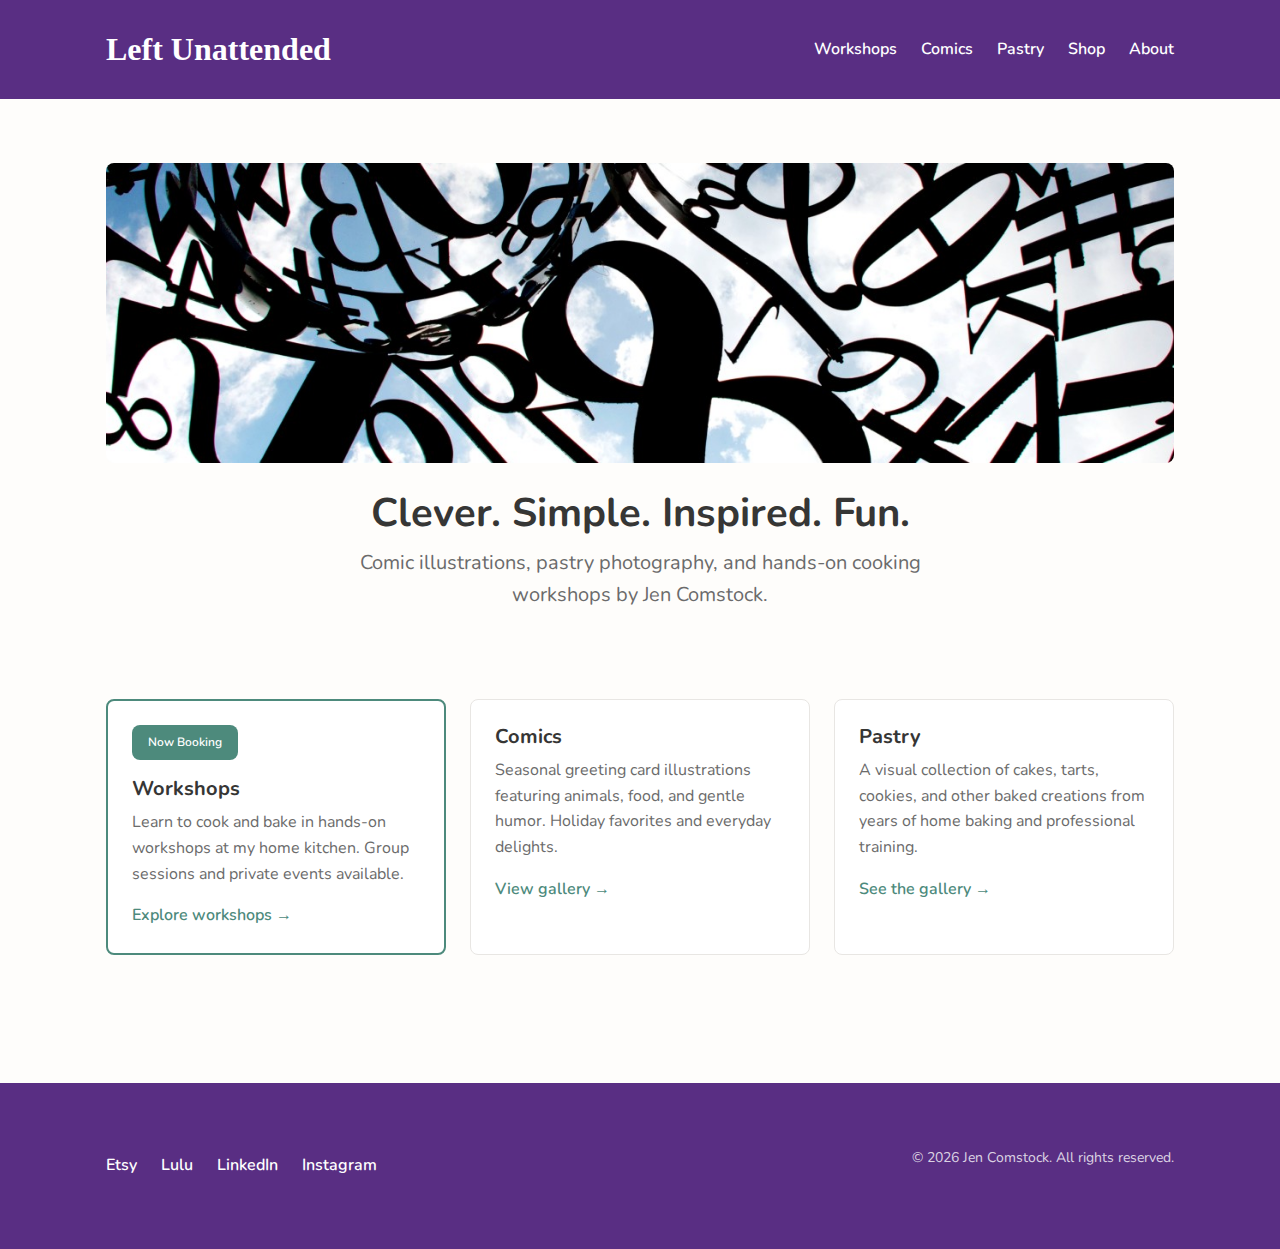
<file: index.html>
<!DOCTYPE html>
<html lang="en">
<head>
  <meta charset="UTF-8">
  <meta name="viewport" content="width=device-width, initial-scale=1.0">
  <title>Left Unattended | Jen Comstock</title>
  <meta name="description" content="Comic illustrations, pastry photography, and cooking workshops by Jen Comstock.">
  <link rel="preconnect" href="https://fonts.googleapis.com">
  <link rel="preconnect" href="https://fonts.gstatic.com" crossorigin>
  <link href="https://fonts.googleapis.com/css2?family=Nunito:wght@400;600;700&display=swap" rel="stylesheet">
  <link rel="stylesheet" href="assets/css/styles.css">
  <link rel="icon" href="favicon.svg" type="image/svg+xml">
</head>
<body>
  <!-- Header -->
  <header class="site-header">
    <div class="container">
      <a href="index.html" class="site-logo">Left Unattended</a>
      <button class="nav-toggle" aria-label="Toggle navigation" aria-expanded="false">
        <span></span>
        <span></span>
        <span></span>
      </button>
      <nav class="main-nav" role="navigation">
        <a href="workshops.html">Workshops</a>
        <a href="comics.html">Comics</a>
        <a href="pastry.html">Pastry</a>
        <a href="shop.html">Shop</a>
        <a href="about.html">About</a>
      </nav>
    </div>
  </header>

  <!-- Main Content -->
  <main>
    <!-- Hero -->
    <section class="hero">
      <div class="container">
        <img src="assets/images/headers/Home-header.jpeg" alt="Jen baking in the kitchen" class="hero-image">
        <h1 class="hero-tagline">Clever. Simple. Inspired. Fun.</h1>
        <p class="hero-subtitle">Comic illustrations, pastry photography, and hands-on cooking workshops by Jen Comstock.</p>
      </div>
    </section>

    <!-- Section Cards -->
    <section class="section">
      <div class="container">
        <div class="card-grid">
          <!-- Workshops (Featured) -->
          <article class="card card-featured">
            <span class="card-badge">Now Booking</span>
            <h2 class="card-title">Workshops</h2>
            <p class="card-description">Learn to cook and bake in hands-on workshops at my home kitchen. Group sessions and private events available.</p>
            <a href="workshops.html" class="card-link">Explore workshops &rarr;</a>
          </article>

          <!-- Comics -->
          <article class="card">
            <h2 class="card-title">Comics</h2>
            <p class="card-description">Seasonal greeting card illustrations featuring animals, food, and gentle humor. Holiday favorites and everyday delights.</p>
            <a href="comics.html" class="card-link">View gallery &rarr;</a>
          </article>

          <!-- Pastry -->
          <article class="card">
            <h2 class="card-title">Pastry</h2>
            <p class="card-description">A visual collection of cakes, tarts, cookies, and other baked creations from years of home baking and professional training.</p>
            <a href="pastry.html" class="card-link">See the gallery &rarr;</a>
          </article>
        </div>
      </div>
    </section>
  </main>

  <!-- Footer -->
  <footer class="site-footer">
    <div class="container">
      <div class="footer-content">
        <nav class="footer-links">
          <a href="https://www.etsy.com/shop/LeftUnattendedComics" target="_blank" rel="noopener">Etsy</a>
          <a href="https://www.lulu.com/spotlight/leftunattended" target="_blank" rel="noopener">Lulu</a>
          <a href="https://www.linkedin.com/in/jencomstock/" target="_blank" rel="noopener">LinkedIn</a>
          <a href="https://www.instagram.com/jensdigz/" target="_blank" rel="noopener">Instagram</a>
        </nav>
        <p class="footer-copyright">&copy; 2026 Jen Comstock. All rights reserved.</p>
      </div>
    </div>
  </footer>

  <script src="assets/js/main.js"></script>
</body>
</html>
</file>
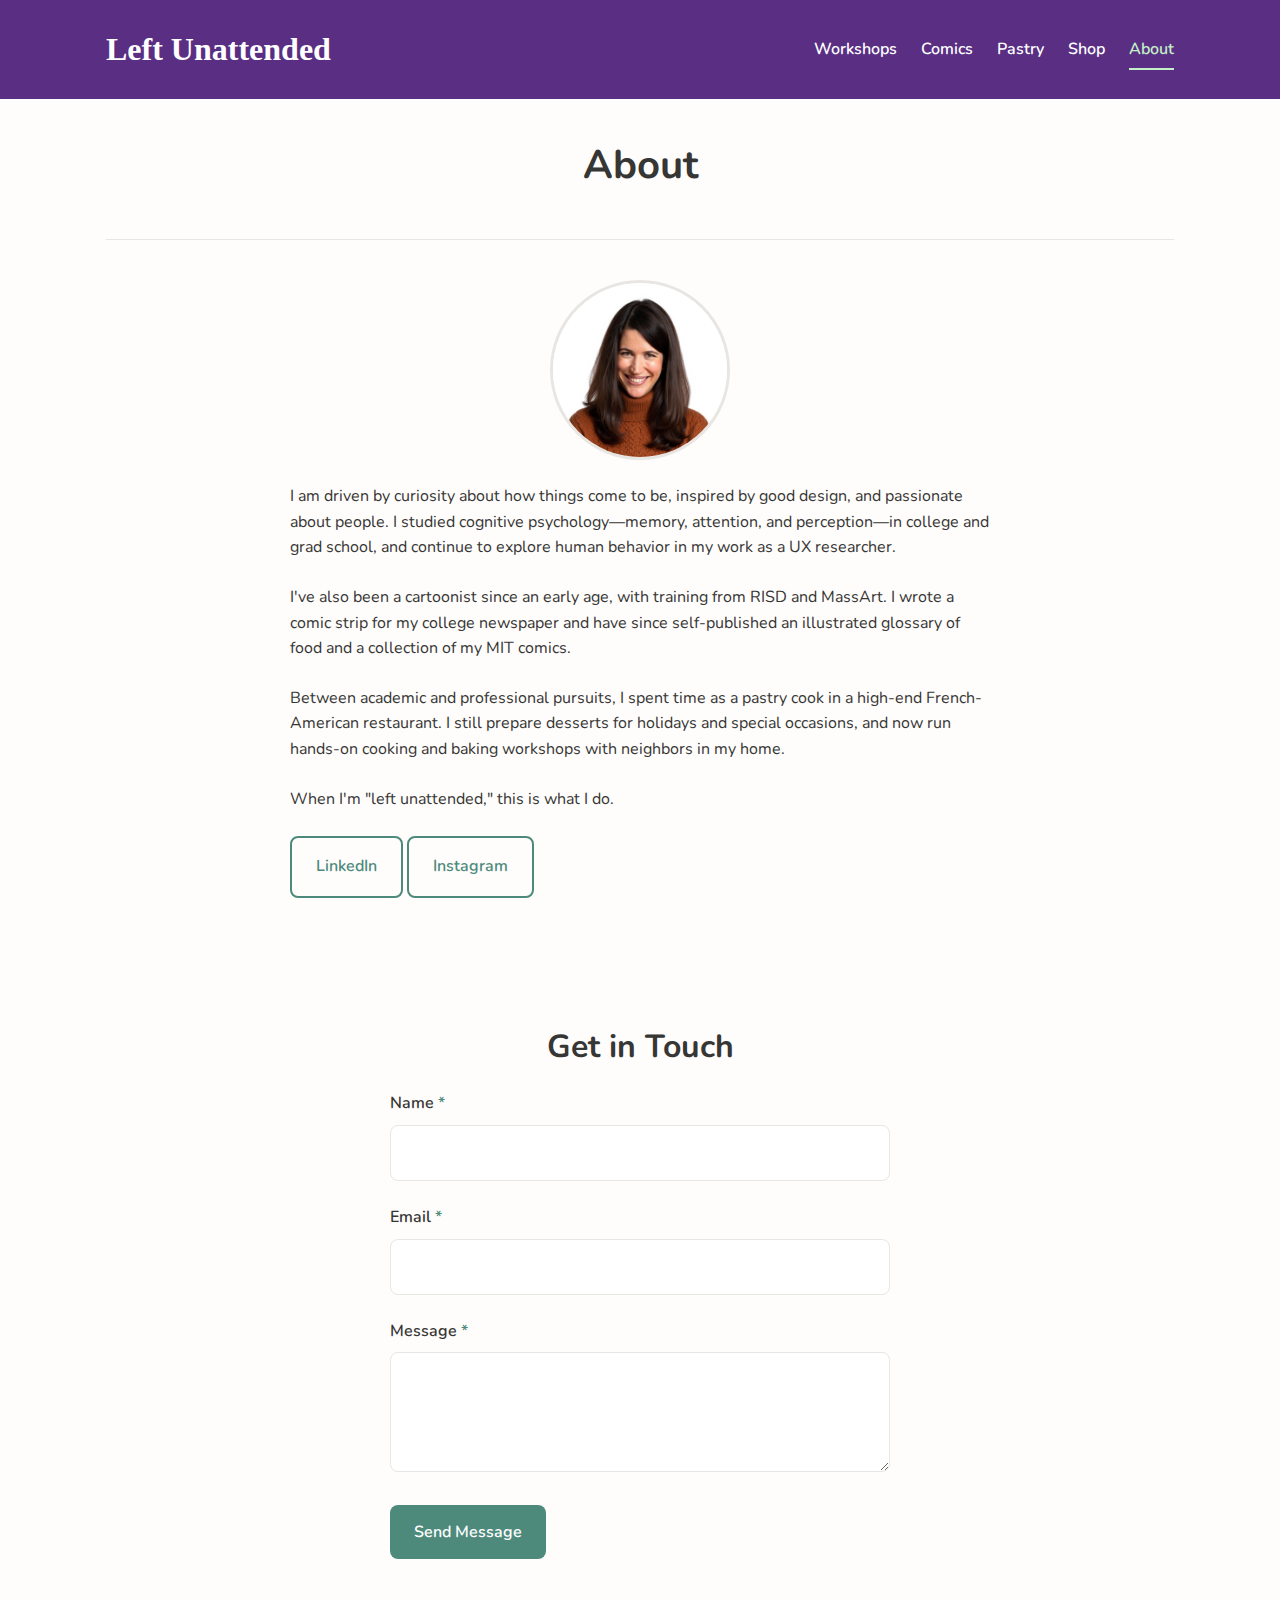
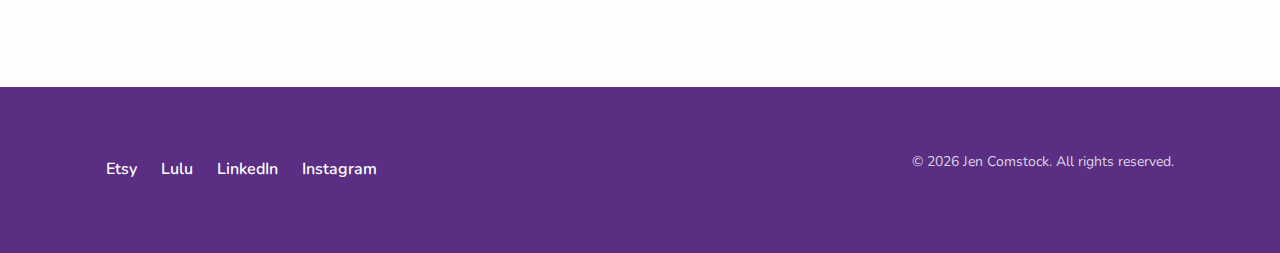
<file: about.html>
<!DOCTYPE html>
<html lang="en">
<head>
  <meta charset="UTF-8">
  <meta name="viewport" content="width=device-width, initial-scale=1.0">
  <title>About | Left Unattended</title>
  <meta name="description" content="About Jen Comstock - UX researcher, cartoonist, and pastry enthusiast.">
  <link rel="preconnect" href="https://fonts.googleapis.com">
  <link rel="preconnect" href="https://fonts.gstatic.com" crossorigin>
  <link href="https://fonts.googleapis.com/css2?family=Nunito:wght@400;600;700&display=swap" rel="stylesheet">
  <link rel="stylesheet" href="assets/css/styles.css">
</head>
<body>
  <!-- Header -->
  <header class="site-header">
    <div class="container">
      <a href="index.html" class="site-logo">Left Unattended</a>
      <button class="nav-toggle" aria-label="Toggle navigation" aria-expanded="false">
        <span></span>
        <span></span>
        <span></span>
      </button>
      <nav class="main-nav" role="navigation">
        <a href="workshops.html">Workshops</a>
        <a href="comics.html">Comics</a>
        <a href="pastry.html">Pastry</a>
        <a href="shop.html">Shop</a>
        <a href="about.html" class="active">About</a>
      </nav>
    </div>
  </header>

  <!-- Main Content -->
  <main>
    <div class="container">
      <!-- Page Header -->
      <header class="page-header">
        <h1>About</h1>
      </header>

      <!-- Bio Section -->
      <section class="bio-section">
        <img src="assets/images/misc/JC_Headshot.jpeg" alt="Jen Comstock" class="bio-headshot">
        <p>I am driven by curiosity about how things come to be, inspired by good design, and passionate about people. I studied cognitive psychology—memory, attention, and perception—in college and grad school, and continue to explore human behavior in my work as a UX researcher.</p>

        <p>I've also been a cartoonist since an early age, with training from RISD and MassArt. I wrote a comic strip for my college newspaper and have since self-published an illustrated glossary of food and a collection of my MIT comics.</p>

        <p>Between academic and professional pursuits, I spent time as a pastry cook in a high-end French-American restaurant. I still prepare desserts for holidays and special occasions, and now run hands-on cooking and baking workshops with neighbors in my home.</p>

        <p>When I'm "left unattended," this is what I do.</p>

        <p class="mt-md">
          <a href="https://www.linkedin.com/in/jencomstock/" target="_blank" rel="noopener" class="btn btn-secondary">LinkedIn</a>
          <a href="https://www.instagram.com/jensdigz/" target="_blank" rel="noopener" class="btn btn-secondary">Instagram</a>
        </p>
      </section>

      <!-- Contact Form -->
      <section class="section" id="contact">
        <h2 class="text-center mb-md">Get in Touch</h2>
        <form action="https://formsubmit.co/jennifer.dimase@gmail.com" method="POST" style="max-width: 500px; margin: 0 auto;">
          <!-- Honeypot field for spam protection -->
          <input type="text" name="_honey" style="display:none">
          <!-- Disable captcha -->
          <input type="hidden" name="_captcha" value="false">

          <div class="form-group">
            <label for="contact-name" class="form-label">Name <span class="form-required">*</span></label>
            <input type="text" id="contact-name" name="name" class="form-input" required>
          </div>

          <div class="form-group">
            <label for="contact-email" class="form-label">Email <span class="form-required">*</span></label>
            <input type="email" id="contact-email" name="email" class="form-input" required>
          </div>

          <div class="form-group">
            <label for="contact-message" class="form-label">Message <span class="form-required">*</span></label>
            <textarea id="contact-message" name="message" class="form-textarea" required></textarea>
          </div>

          <button type="submit" class="btn btn-primary">Send Message</button>
        </form>
      </section>
    </div>
  </main>

  <!-- Footer -->
  <footer class="site-footer">
    <div class="container">
      <div class="footer-content">
        <nav class="footer-links">
          <a href="https://www.etsy.com/shop/LeftUnattendedComics" target="_blank" rel="noopener">Etsy</a>
          <a href="https://www.lulu.com/spotlight/leftunattended" target="_blank" rel="noopener">Lulu</a>
          <a href="https://www.linkedin.com/in/jencomstock/" target="_blank" rel="noopener">LinkedIn</a>
          <a href="https://www.instagram.com/jensdigz/" target="_blank" rel="noopener">Instagram</a>
        </nav>
        <p class="footer-copyright">&copy; 2026 Jen Comstock. All rights reserved.</p>
      </div>
    </div>
  </footer>

  <script src="assets/js/main.js"></script>
</body>
</html>
</file>
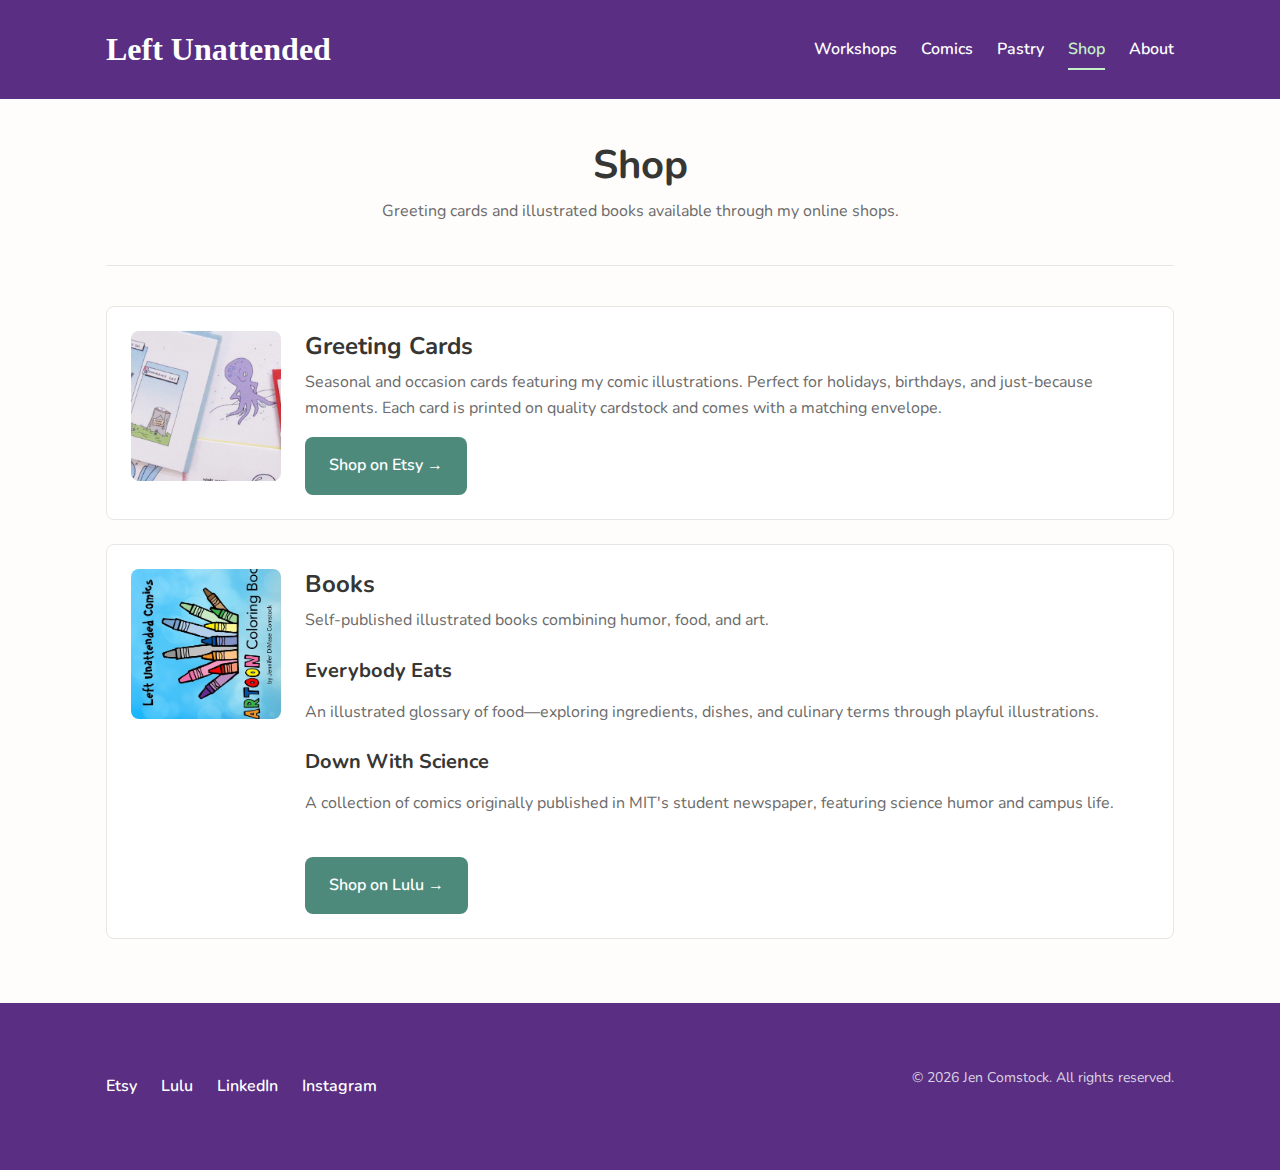
<file: shop.html>
<!DOCTYPE html>
<html lang="en">
<head>
  <meta charset="UTF-8">
  <meta name="viewport" content="width=device-width, initial-scale=1.0">
  <title>Shop | Left Unattended</title>
  <meta name="description" content="Shop greeting cards on Etsy and illustrated books on Lulu.">
  <link rel="preconnect" href="https://fonts.googleapis.com">
  <link rel="preconnect" href="https://fonts.gstatic.com" crossorigin>
  <link href="https://fonts.googleapis.com/css2?family=Nunito:wght@400;600;700&display=swap" rel="stylesheet">
  <link rel="stylesheet" href="assets/css/styles.css">
  <link rel="icon" href="favicon.svg" type="image/svg+xml">
</head>
<body>
  <!-- Header -->
  <header class="site-header">
    <div class="container">
      <a href="index.html" class="site-logo">Left Unattended</a>
      <button class="nav-toggle" aria-label="Toggle navigation" aria-expanded="false">
        <span></span>
        <span></span>
        <span></span>
      </button>
      <nav class="main-nav" role="navigation">
        <a href="workshops.html">Workshops</a>
        <a href="comics.html">Comics</a>
        <a href="pastry.html">Pastry</a>
        <a href="shop.html" class="active">Shop</a>
        <a href="about.html">About</a>
      </nav>
    </div>
  </header>

  <!-- Main Content -->
  <main>
    <div class="container">
      <!-- Page Header -->
      <header class="page-header">
        <h1>Shop</h1>
        <p>Greeting cards and illustrated books available through my online shops.</p>
      </header>

      <!-- Greeting Cards Section -->
      <section class="shop-section">
        <img src="assets/images/misc/Comics_Etsy_Thumb.png" alt="Comic greeting cards" class="shop-thumbnail">
        <div class="shop-info">
          <h3>Greeting Cards</h3>
          <p>Seasonal and occasion cards featuring my comic illustrations. Perfect for holidays, birthdays, and just-because moments. Each card is printed on quality cardstock and comes with a matching envelope.</p>
          <a href="https://www.etsy.com/shop/LeftUnattendedComics" target="_blank" rel="noopener" class="btn btn-primary">Shop on Etsy &rarr;</a>
        </div>
      </section>

      <!-- Books Section -->
      <section class="shop-section">
        <img src="assets/images/misc/Coloring Book.jpg" alt="Left Unattended Coloring Book" class="shop-thumbnail">
        <div class="shop-info">
          <h3>Books</h3>
          <p>Self-published illustrated books combining humor, food, and art.</p>

          <div class="mt-md">
            <h4>Everybody Eats</h4>
            <p>An illustrated glossary of food—exploring ingredients, dishes, and culinary terms through playful illustrations.</p>
          </div>

          <div class="mt-md">
            <h4>Down With Science</h4>
            <p>A collection of comics originally published in MIT's student newspaper, featuring science humor and campus life.</p>
          </div>

          <a href="https://www.lulu.com/spotlight/leftunattended" target="_blank" rel="noopener" class="btn btn-primary mt-md">Shop on Lulu &rarr;</a>
        </div>
      </section>
    </div>
  </main>

  <!-- Footer -->
  <footer class="site-footer">
    <div class="container">
      <div class="footer-content">
        <nav class="footer-links">
          <a href="https://www.etsy.com/shop/LeftUnattendedComics" target="_blank" rel="noopener">Etsy</a>
          <a href="https://www.lulu.com/spotlight/leftunattended" target="_blank" rel="noopener">Lulu</a>
          <a href="https://www.linkedin.com/in/jencomstock/" target="_blank" rel="noopener">LinkedIn</a>
          <a href="https://www.instagram.com/jensdigz/" target="_blank" rel="noopener">Instagram</a>
        </nav>
        <p class="footer-copyright">&copy; 2026 Jen Comstock. All rights reserved.</p>
      </div>
    </div>
  </footer>

  <script src="assets/js/main.js"></script>
</body>
</html>
</file>
<file: assets/css/styles.css>
/* ========================================
   Left Unattended - Main Stylesheet
   ======================================== */

/* ----------------------------------------
   CSS Custom Properties (Design Tokens)
   ---------------------------------------- */
:root {
  /* Colors - Purple & Green palette */
  --color-bg: #FEFDFB;
  --color-text: #363635;
  --color-text-secondary: #6B6B6B;
  --color-accent: #4d8a7c;
  --color-accent-hover: #3a6b5f;
  --color-border: #E8E6E3;
  --color-card-bg: #FFFFFF;
  --color-header-bg: #592e83;
  --color-header-text: #FFFFFF;
  --color-header-hover: #c4f0c8;

  /* Typography */
  --font-family: 'Nunito', -apple-system, BlinkMacSystemFont, sans-serif;
  --font-size-base: 16px;
  --line-height: 1.6;

  /* Spacing */
  --spacing-xs: 0.5rem;
  --spacing-sm: 1rem;
  --spacing-md: 1.5rem;
  --spacing-lg: 2.5rem;
  --spacing-xl: 4rem;

  /* Layout */
  --max-width: 1100px;
  --border-radius: 8px;
  --transition: 0.2s ease;
}

/* ----------------------------------------
   Reset & Base
   ---------------------------------------- */
*,
*::before,
*::after {
  box-sizing: border-box;
}

html {
  font-size: var(--font-size-base);
  -webkit-text-size-adjust: 100%;
}

body {
  margin: 0;
  padding: 0;
  font-family: var(--font-family);
  font-size: 1rem;
  line-height: var(--line-height);
  color: var(--color-text);
  background-color: var(--color-bg);
}

img {
  max-width: 100%;
  height: auto;
  display: block;
}

a {
  color: var(--color-accent);
  text-decoration: none;
  transition: color var(--transition);
}

a:hover {
  color: var(--color-accent-hover);
}

h1, h2, h3, h4, h5, h6 {
  margin: 0 0 var(--spacing-sm);
  font-weight: 700;
  line-height: 1.3;
}

h1 { font-size: 2.5rem; }
h2 { font-size: 2rem; }
h3 { font-size: 1.5rem; }
h4 { font-size: 1.25rem; }

p {
  margin: 0 0 var(--spacing-sm);
}

ul, ol {
  margin: 0 0 var(--spacing-sm);
  padding-left: var(--spacing-md);
}

/* ----------------------------------------
   Layout
   ---------------------------------------- */
.container {
  width: 100%;
  max-width: var(--max-width);
  margin: 0 auto;
  padding: 0 var(--spacing-sm);
}

.section {
  padding: var(--spacing-xl) 0;
}

/* ----------------------------------------
   Header & Navigation
   ---------------------------------------- */
.site-header {
  background: var(--color-header-bg);
  border-bottom: none;
  padding: var(--spacing-md) 0;
  position: sticky;
  top: 0;
  z-index: 100;
}

.site-header .container {
  display: flex;
  justify-content: space-between;
  align-items: center;
}

.site-logo {
  font-family: 'Dancing Script', cursive;
  font-size: 2rem;
  font-weight: 700;
  color: var(--color-header-text);
}

.site-logo:hover {
  color: var(--color-header-hover);
}

.main-nav {
  display: flex;
  gap: var(--spacing-md);
}

.main-nav a {
  color: var(--color-header-text);
  font-weight: 600;
  padding: var(--spacing-xs) 0;
  position: relative;
}

.main-nav a:hover,
.main-nav a.active {
  color: var(--color-header-hover);
}

.main-nav a.active::after {
  content: '';
  position: absolute;
  bottom: 0;
  left: 0;
  right: 0;
  height: 2px;
  background: var(--color-header-hover);
}

/* Mobile nav toggle */
.nav-toggle {
  display: none;
  background: none;
  border: none;
  cursor: pointer;
  padding: var(--spacing-xs);
}

.nav-toggle span {
  display: block;
  width: 24px;
  height: 2px;
  background: var(--color-header-text);
  margin: 5px 0;
  transition: var(--transition);
}

/* ----------------------------------------
   Footer
   ---------------------------------------- */
.site-footer {
  background: var(--color-header-bg);
  border-top: none;
  padding: var(--spacing-xl) 0;
  margin-top: var(--spacing-xl);
}

.footer-content {
  display: flex;
  justify-content: space-between;
  align-items: center;
  flex-wrap: wrap;
  gap: var(--spacing-sm);
}

.footer-links {
  display: flex;
  gap: var(--spacing-md);
}

.footer-links a {
  color: var(--color-header-text);
  font-weight: 600;
}

.footer-links a:hover {
  color: var(--color-header-hover);
}

.footer-copyright {
  color: rgba(255, 255, 255, 0.8);
  font-size: 0.875rem;
}

/* ----------------------------------------
   Hero
   ---------------------------------------- */
.hero {
  text-align: center;
  padding: var(--spacing-xl) 0 var(--spacing-md);
}

.hero-tagline {
  font-size: 2.5rem;
  font-weight: 700;
  margin-bottom: var(--spacing-xs);
  color: var(--color-text);
}

.hero-subtitle {
  font-size: 1.25rem;
  color: var(--color-text-secondary);
  max-width: 600px;
  margin: 0 auto;
}

.hero-image {
  width: 100%;
  height: 300px;
  object-fit: cover;
  border-radius: var(--border-radius);
  margin-bottom: var(--spacing-md);
}

/* ----------------------------------------
   Cards
   ---------------------------------------- */
.card {
  background: var(--color-card-bg);
  border: 1px solid var(--color-border);
  border-radius: var(--border-radius);
  padding: var(--spacing-md);
  transition: box-shadow var(--transition), transform var(--transition);
}

.card:hover {
  box-shadow: 0 4px 12px rgba(0, 0, 0, 0.08);
  transform: translateY(-2px);
}

.card-featured {
  border-color: var(--color-accent);
  border-width: 2px;
}

.card-badge {
  display: inline-block;
  background: var(--color-accent);
  color: white;
  font-size: 0.75rem;
  font-weight: 600;
  padding: var(--spacing-xs) var(--spacing-sm);
  border-radius: var(--border-radius);
  margin-bottom: var(--spacing-sm);
}

.card-grid {
  display: grid;
  grid-template-columns: repeat(auto-fit, minmax(300px, 1fr));
  gap: var(--spacing-md);
}

.card-title {
  font-size: 1.25rem;
  margin-bottom: var(--spacing-xs);
}

.card-description {
  color: var(--color-text-secondary);
  margin-bottom: var(--spacing-sm);
}

.card-link {
  font-weight: 600;
}

/* ----------------------------------------
   Page Header
   ---------------------------------------- */
.page-header {
  text-align: center;
  padding: var(--spacing-lg) 0;
  border-bottom: 1px solid var(--color-border);
  margin-bottom: var(--spacing-lg);
}

.page-header h1 {
  margin-bottom: var(--spacing-xs);
}

.page-header p {
  color: var(--color-text-secondary);
  max-width: 600px;
  margin: 0 auto;
}

.page-header-image {
  width: 100%;
  height: 300px;
  object-fit: cover;
  border-radius: var(--border-radius);
  margin-bottom: var(--spacing-md);
}

/* ----------------------------------------
   Buttons
   ---------------------------------------- */
.btn {
  display: inline-block;
  padding: var(--spacing-sm) var(--spacing-md);
  border-radius: var(--border-radius);
  font-weight: 600;
  text-align: center;
  cursor: pointer;
  transition: background-color var(--transition), transform var(--transition);
  border: none;
  font-family: inherit;
  font-size: 1rem;
}

.btn-primary {
  background: var(--color-accent);
  color: white;
}

.btn-primary:hover {
  background: var(--color-accent-hover);
  color: white;
  transform: translateY(-1px);
}

.btn-secondary {
  background: transparent;
  color: var(--color-accent);
  border: 2px solid var(--color-accent);
}

.btn-secondary:hover {
  background: var(--color-accent);
  color: white;
}

/* ----------------------------------------
   Forms
   ---------------------------------------- */
.form-group {
  margin-bottom: var(--spacing-md);
}

.form-label {
  display: block;
  font-weight: 600;
  margin-bottom: var(--spacing-xs);
}

.form-input,
.form-textarea,
.form-select {
  width: 100%;
  padding: var(--spacing-sm);
  border: 1px solid var(--color-border);
  border-radius: var(--border-radius);
  font-family: inherit;
  font-size: 1rem;
  transition: border-color var(--transition);
}

.form-input:focus,
.form-textarea:focus,
.form-select:focus {
  outline: none;
  border-color: var(--color-accent);
}

.form-textarea {
  min-height: 120px;
  resize: vertical;
}

.form-checkbox-group {
  display: flex;
  flex-direction: column;
  gap: var(--spacing-xs);
}

.form-checkbox {
  display: flex;
  align-items: center;
  gap: var(--spacing-xs);
  cursor: pointer;
}

.form-checkbox input {
  width: 18px;
  height: 18px;
  accent-color: var(--color-accent);
}

.form-required {
  color: var(--color-accent);
}

/* ----------------------------------------
   Gallery
   ---------------------------------------- */
.gallery-grid {
  display: grid;
  grid-template-columns: repeat(auto-fill, minmax(280px, 1fr));
  gap: var(--spacing-md);
}

.gallery-item {
  cursor: pointer;
  border-radius: var(--border-radius);
  overflow: hidden;
  transition: transform var(--transition), box-shadow var(--transition);
}

.gallery-item:hover {
  transform: scale(1.02);
  box-shadow: 0 4px 12px rgba(0, 0, 0, 0.1);
}

.gallery-item img {
  width: 100%;
  height: 200px;
  object-fit: cover;
  border: 1px solid var(--color-border);
}

.gallery-caption {
  display: block;
  padding: var(--spacing-xs) var(--spacing-sm);
  font-size: 0.875rem;
  color: var(--color-text-secondary);
  text-align: center;
  background: var(--color-card-bg);
  border-top: 1px solid var(--color-border);
}

/* ----------------------------------------
   Filter Bar
   ---------------------------------------- */
.filter-bar {
  display: flex;
  flex-wrap: wrap;
  gap: var(--spacing-xs);
  padding: var(--spacing-sm) 0;
  margin-bottom: var(--spacing-md);
  position: sticky;
  top: 60px;
  background: var(--color-bg);
  z-index: 50;
}

.filter-btn {
  padding: var(--spacing-xs) var(--spacing-sm);
  background: var(--color-card-bg);
  border: 1px solid var(--color-border);
  border-radius: var(--border-radius);
  cursor: pointer;
  font-family: inherit;
  font-size: 0.875rem;
  transition: background-color var(--transition), border-color var(--transition);
}

.filter-btn:hover {
  border-color: var(--color-accent);
}

.filter-btn.active {
  background: var(--color-accent);
  border-color: var(--color-accent);
  color: white;
}

/* ----------------------------------------
   Lightbox
   ---------------------------------------- */
.lightbox {
  display: none;
  position: fixed;
  top: 0;
  left: 0;
  width: 100%;
  height: 100%;
  background: rgba(0, 0, 0, 0.9);
  z-index: 1000;
  justify-content: center;
  align-items: center;
}

.lightbox.active {
  display: flex;
}

.lightbox-content {
  max-width: 90vw;
  max-height: 90vh;
  position: relative;
}

.lightbox-content img {
  max-width: 100%;
  max-height: 90vh;
  object-fit: contain;
}

.lightbox-close {
  position: absolute;
  top: -40px;
  right: 0;
  background: none;
  border: none;
  color: white;
  font-size: 2rem;
  cursor: pointer;
  padding: var(--spacing-xs);
}

.lightbox-nav {
  position: absolute;
  top: 50%;
  transform: translateY(-50%);
  background: rgba(255, 255, 255, 0.1);
  border: none;
  color: white;
  font-size: 2rem;
  padding: var(--spacing-sm);
  cursor: pointer;
  transition: background-color var(--transition);
}

.lightbox-nav:hover {
  background: rgba(255, 255, 255, 0.2);
}

.lightbox-prev {
  left: var(--spacing-sm);
}

.lightbox-next {
  right: var(--spacing-sm);
}

/* ----------------------------------------
   Testimonials
   ---------------------------------------- */
.testimonial-grid {
  display: grid;
  grid-template-columns: repeat(auto-fit, minmax(300px, 1fr));
  gap: var(--spacing-md);
}

.testimonial {
  background: var(--color-card-bg);
  border: 1px solid var(--color-border);
  border-radius: var(--border-radius);
  padding: var(--spacing-md);
}

.testimonial-quote {
  font-style: italic;
  margin-bottom: var(--spacing-sm);
  color: var(--color-text);
}

.testimonial-author {
  font-weight: 600;
  color: var(--color-text-secondary);
  font-size: 0.875rem;
}

/* ----------------------------------------
   Workshop Cards
   ---------------------------------------- */
.workshop-cards {
  display: grid;
  grid-template-columns: repeat(auto-fit, minmax(300px, 1fr));
  gap: var(--spacing-md);
  margin-bottom: var(--spacing-lg);
}

.workshop-card {
  background: var(--color-card-bg);
  border: 1px solid var(--color-border);
  border-radius: var(--border-radius);
  padding: var(--spacing-md);
}

.workshop-card h3 {
  color: var(--color-accent);
  margin-bottom: var(--spacing-xs);
}

.workshop-examples {
  margin-top: var(--spacing-sm);
  font-size: 0.9rem;
  color: var(--color-text-secondary);
}

.workshop-examples strong {
  color: var(--color-text);
}

/* ----------------------------------------
   NFG Branding
   ---------------------------------------- */
.nfg-branding {
  text-align: center;
  margin-bottom: var(--spacing-md);
}

.nfg-logo {
  max-width: 200px;
  margin: 0 auto;
}

/* ----------------------------------------
   Photo Grid (Workshop)
   ---------------------------------------- */
.photo-grid {
  display: grid;
  grid-template-columns: repeat(3, 1fr);
  gap: var(--spacing-sm);
  margin-bottom: var(--spacing-lg);
}

.photo-grid img {
  width: 100%;
  height: 200px;
  object-fit: cover;
  border-radius: var(--border-radius);
}

/* ----------------------------------------
   CTA Section
   ---------------------------------------- */
.cta-section {
  background: var(--color-card-bg);
  border: 1px solid var(--color-border);
  border-radius: var(--border-radius);
  padding: var(--spacing-md);
  text-align: center;
  margin-bottom: var(--spacing-lg);
}

.cta-section p {
  margin-bottom: var(--spacing-sm);
}

/* ----------------------------------------
   Press Mention
   ---------------------------------------- */
.press-mention {
  background: var(--color-card-bg);
  border-left: 4px solid var(--color-accent);
  padding: var(--spacing-md);
  margin-top: var(--spacing-lg);
}

.press-mention h4 {
  margin-bottom: var(--spacing-xs);
}

/* ----------------------------------------
   Shop Page
   ---------------------------------------- */
.shop-section {
  display: grid;
  grid-template-columns: 150px 1fr;
  gap: var(--spacing-md);
  padding: var(--spacing-md);
  background: var(--color-card-bg);
  border: 1px solid var(--color-border);
  border-radius: var(--border-radius);
  margin-bottom: var(--spacing-md);
}

.shop-thumbnail {
  width: 150px;
  height: 150px;
  object-fit: cover;
  border-radius: var(--border-radius);
}

.shop-info h3 {
  margin-bottom: var(--spacing-xs);
}

.shop-info p {
  color: var(--color-text-secondary);
  margin-bottom: var(--spacing-sm);
}

/* ----------------------------------------
   About Page
   ---------------------------------------- */
.bio-section {
  max-width: 700px;
  margin: 0 auto var(--spacing-xl);
}

.bio-headshot {
  display: block;
  width: 180px;
  height: 180px;
  border-radius: 50%;
  object-fit: cover;
  margin: 0 auto var(--spacing-md);
  border: 3px solid var(--color-border);
}

.bio-section p {
  margin-bottom: var(--spacing-md);
}

/* ----------------------------------------
   Responsive
   ---------------------------------------- */
@media (max-width: 768px) {
  h1 { font-size: 2rem; }
  h2 { font-size: 1.5rem; }

  .hero-image,
  .page-header-image {
    height: 200px;
  }

  .hero-tagline {
    font-size: 2rem;
  }

  .hero-subtitle {
    font-size: 1rem;
  }

  .main-nav {
    display: none;
    position: absolute;
    top: 100%;
    left: 0;
    right: 0;
    background: var(--color-header-bg);
    flex-direction: column;
    padding: var(--spacing-sm);
    border-bottom: none;
    gap: 0;
  }

  .main-nav.active {
    display: flex;
  }

  .main-nav a {
    padding: var(--spacing-sm);
    border-bottom: 1px solid rgba(255, 255, 255, 0.2);
    color: var(--color-header-text);
  }

  .main-nav a:hover,
  .main-nav a.active {
    color: var(--color-header-hover);
  }

  .main-nav a:last-child {
    border-bottom: none;
  }

  .nav-toggle {
    display: block;
  }

  .footer-content {
    flex-direction: column;
    text-align: center;
  }

  .photo-grid {
    grid-template-columns: repeat(2, 1fr);
  }

  .shop-section {
    grid-template-columns: 1fr;
    text-align: center;
  }

  .shop-thumbnail {
    margin: 0 auto;
  }

  .filter-bar {
    top: 56px;
  }
}

@media (max-width: 600px) {
  .container {
    padding: 0 var(--spacing-sm);
  }

  .section {
    padding: var(--spacing-lg) 0;
  }

  .gallery-grid {
    grid-template-columns: repeat(auto-fill, minmax(150px, 1fr));
    gap: var(--spacing-sm);
  }

  .gallery-item img {
    height: 150px;
  }

  .photo-grid {
    grid-template-columns: 1fr 1fr;
    gap: var(--spacing-xs);
  }

  .photo-grid img {
    height: 120px;
  }

  .testimonial-grid {
    grid-template-columns: 1fr;
  }

  .card-grid {
    grid-template-columns: 1fr;
  }
}

/* ----------------------------------------
   Utility Classes
   ---------------------------------------- */
.text-center { text-align: center; }
.text-secondary { color: var(--color-text-secondary); }
.mt-sm { margin-top: var(--spacing-sm); }
.mt-md { margin-top: var(--spacing-md); }
.mt-lg { margin-top: var(--spacing-lg); }
.mb-sm { margin-bottom: var(--spacing-sm); }
.mb-md { margin-bottom: var(--spacing-md); }
.mb-lg { margin-bottom: var(--spacing-lg); }
.visually-hidden {
  position: absolute;
  width: 1px;
  height: 1px;
  padding: 0;
  margin: -1px;
  overflow: hidden;
  clip: rect(0, 0, 0, 0);
  white-space: nowrap;
  border: 0;
}
</file>
